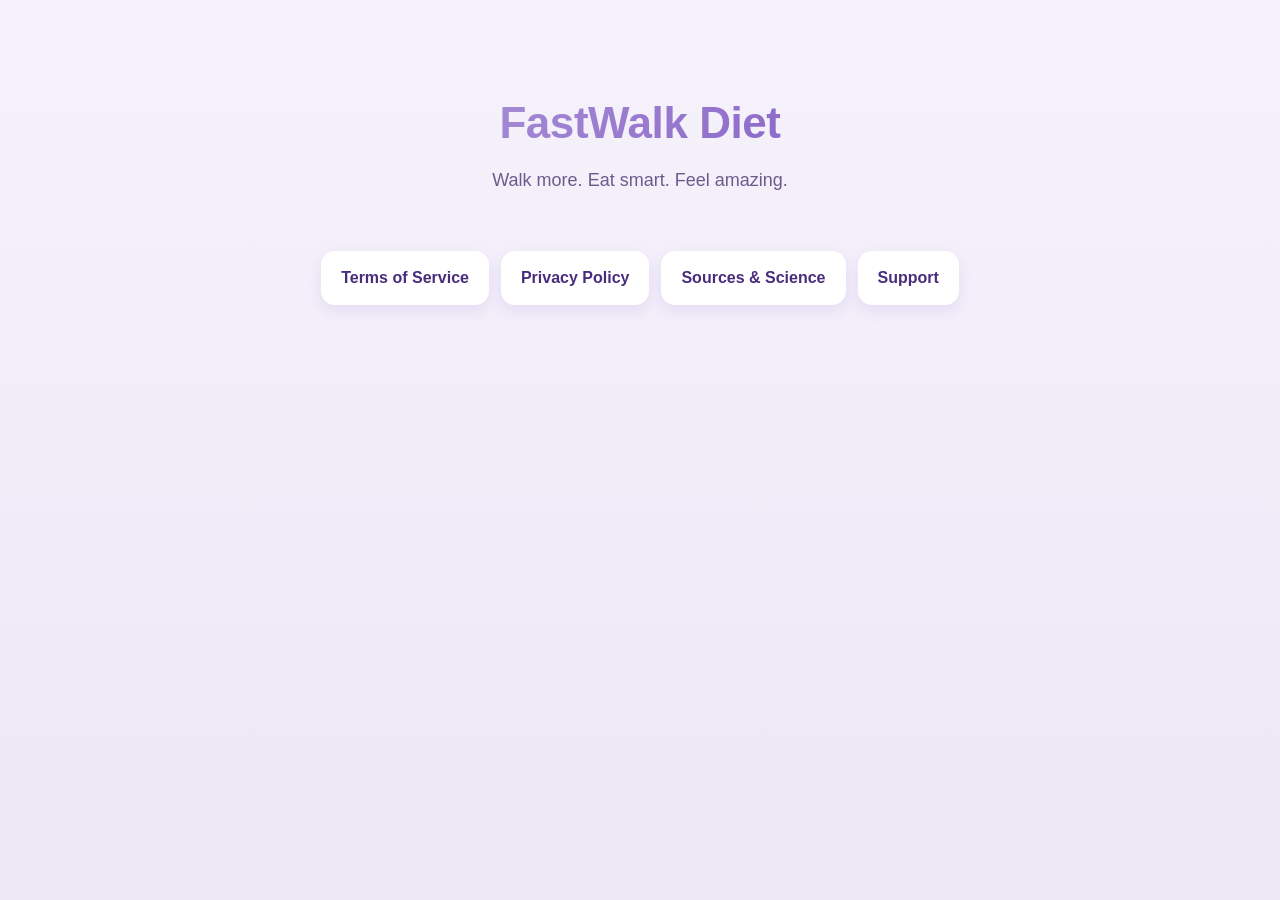
<file: index.html>
<!DOCTYPE html>
<html lang="en">
<head>
<meta charset="UTF-8" />
<meta name="viewport" content="width=device-width, initial-scale=1.0" />
<title>FastWalk Diet — Legal</title>
<link rel="stylesheet" href="style.css" />
</head>
<body>
<main class="container">
  <header class="hero">
    <h1>FastWalk Diet</h1>
    <p class="tagline">Walk more. Eat smart. Feel amazing.</p>
  </header>
  <nav class="links">
    <a href="terms.html">Terms of Service</a>
    <a href="privacy.html">Privacy Policy</a>
    <a href="sources.html">Sources &amp; Science</a>
    <a href="support.html">Support</a>
  </nav>
</main>
</body>
</html>
</file>
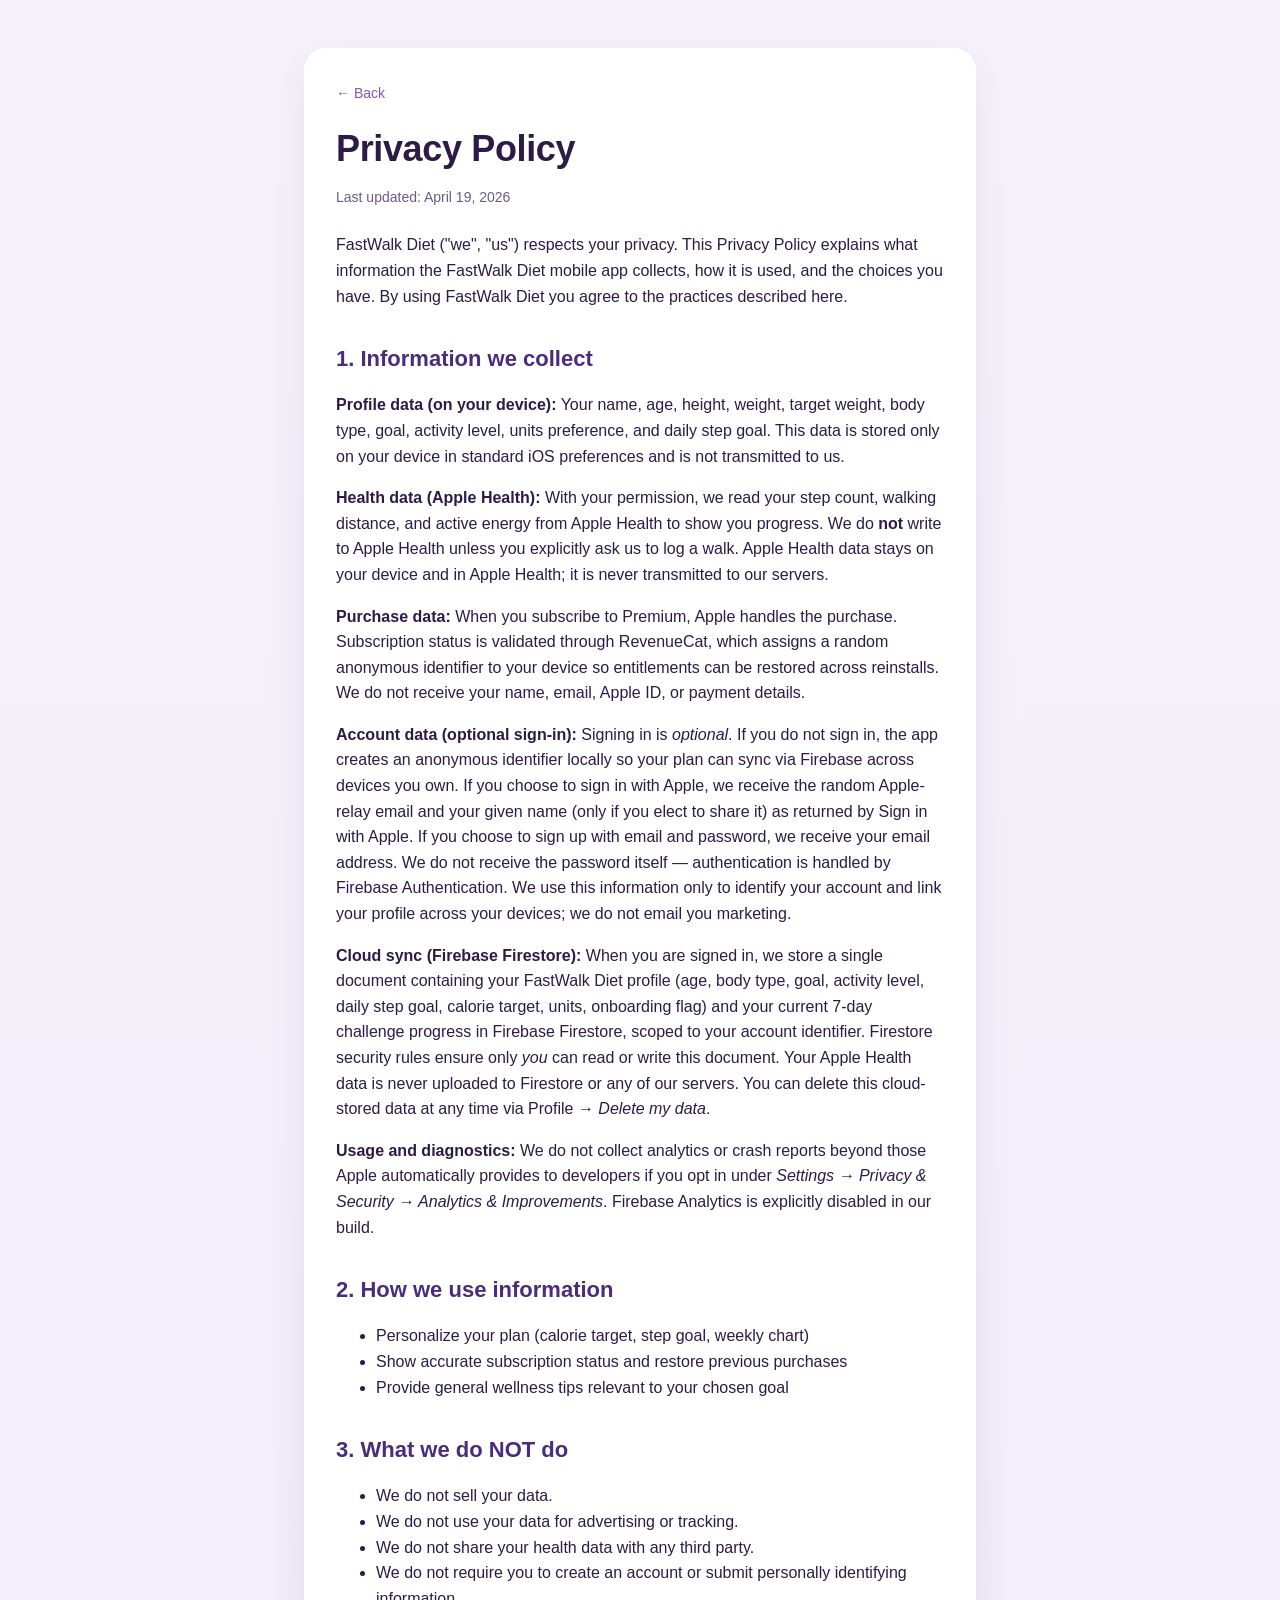
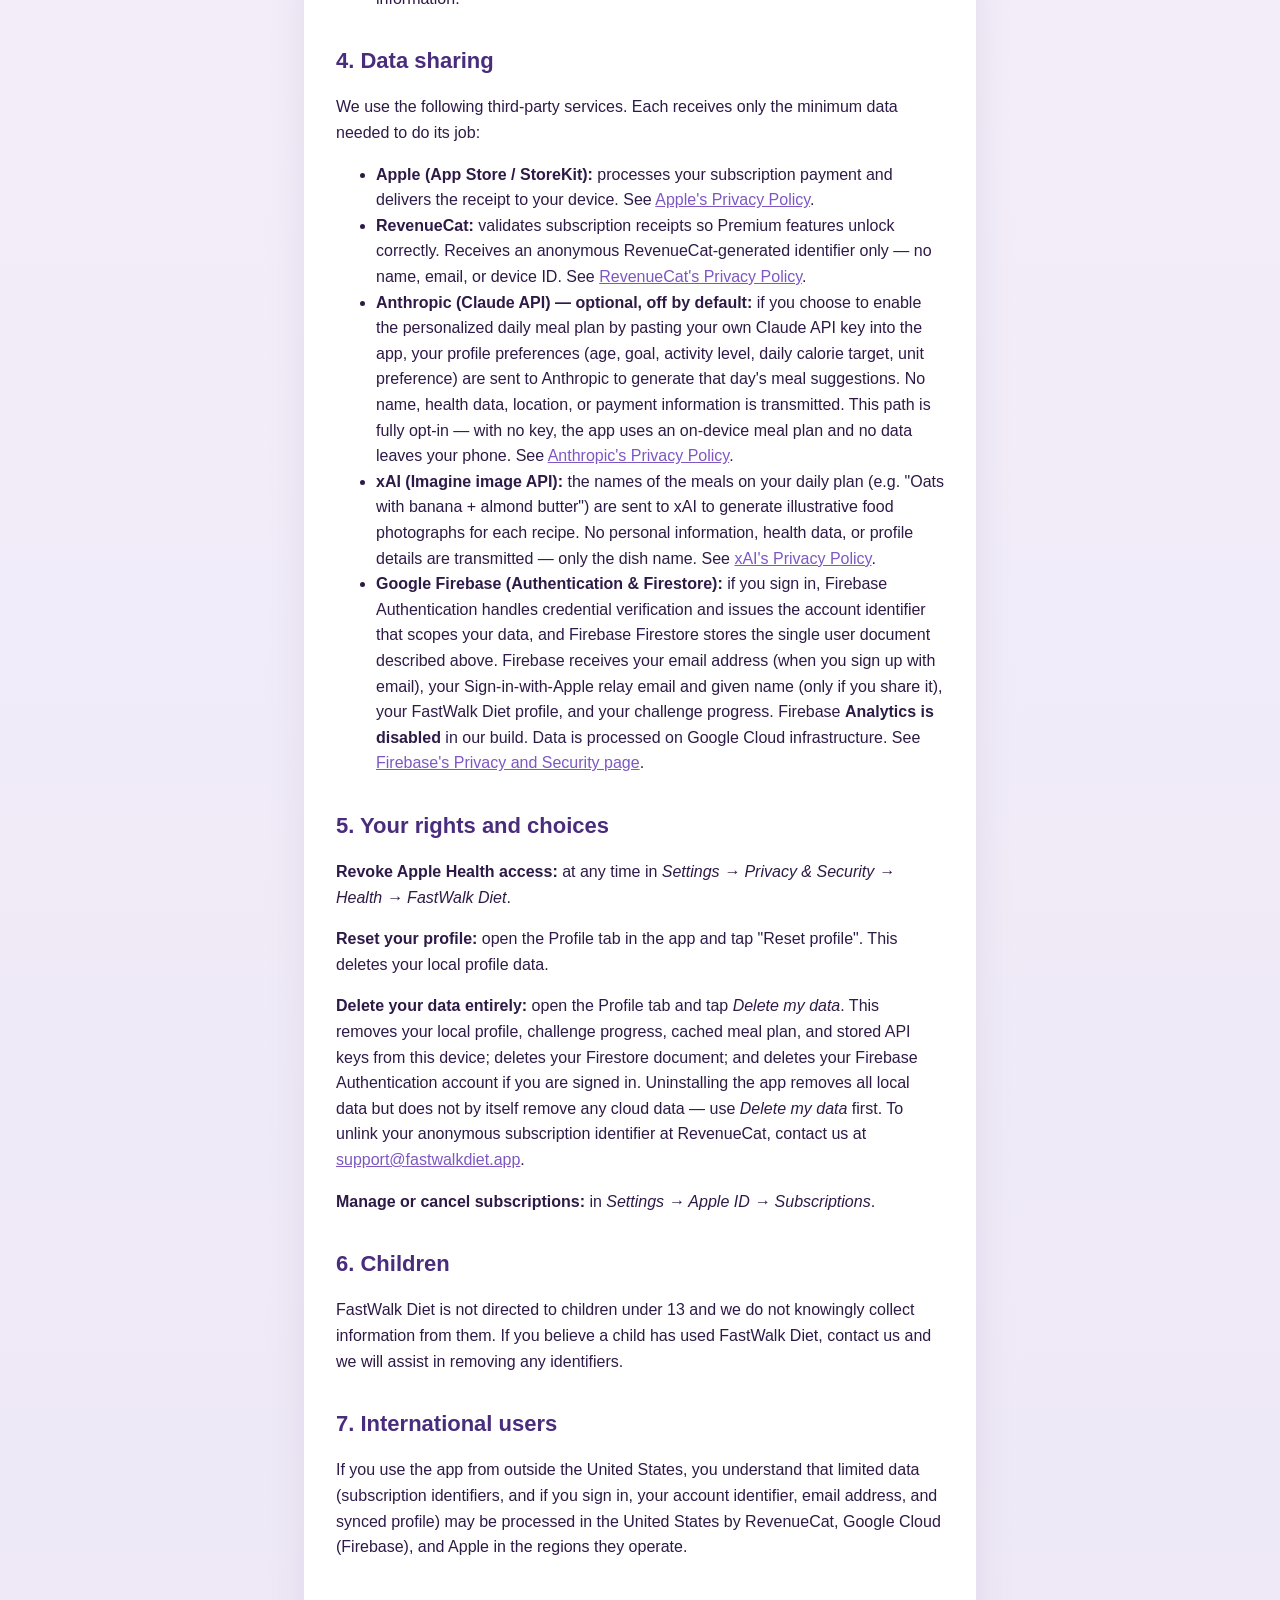
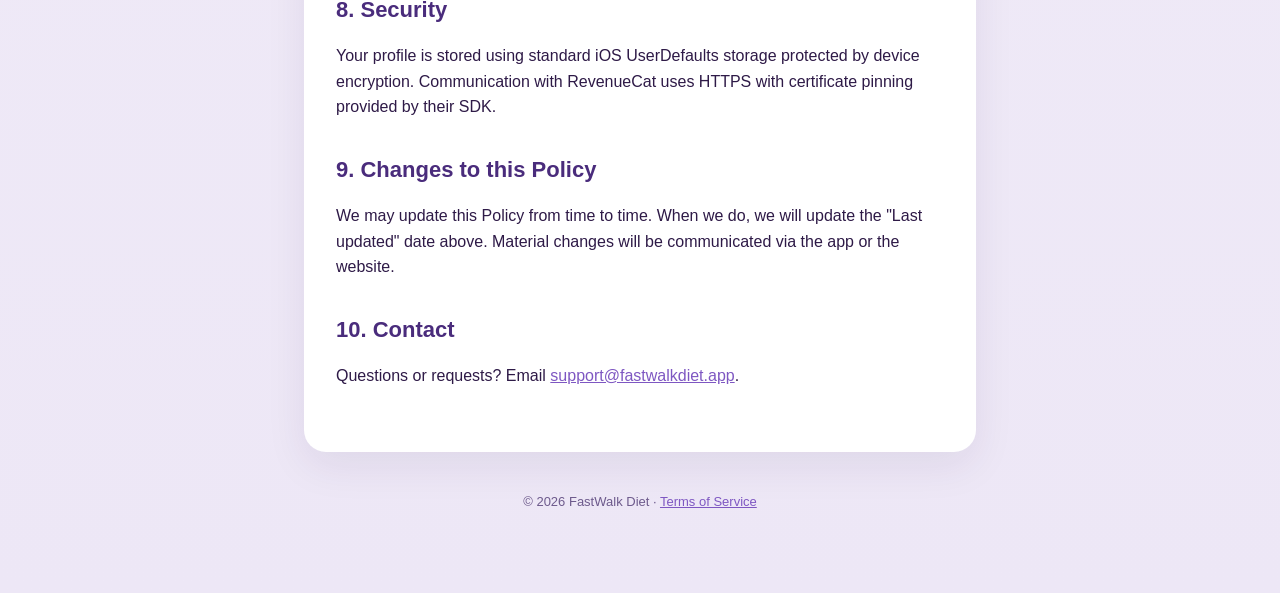
<file: privacy.html>
<!DOCTYPE html>
<html lang="en">
<head>
<meta charset="UTF-8" />
<meta name="viewport" content="width=device-width, initial-scale=1.0" />
<title>Privacy Policy — FastWalk Diet</title>
<link rel="stylesheet" href="style.css" />
</head>
<body>
<main class="container">
<article class="legal-wrap">
<a href="index.html" class="home-link">Back</a>
<h1>Privacy Policy</h1>
<p class="meta">Last updated: April 19, 2026</p>

<p>FastWalk Diet ("we", "us") respects your privacy. This Privacy Policy explains what
information the FastWalk Diet mobile app collects, how it is used, and the choices you
have. By using FastWalk Diet you agree to the practices described here.</p>

<h2>1. Information we collect</h2>
<p><strong>Profile data (on your device):</strong> Your name, age, height, weight, target
weight, body type, goal, activity level, units preference, and daily step goal. This data
is stored only on your device in standard iOS preferences and is not transmitted to us.</p>

<p><strong>Health data (Apple Health):</strong> With your permission, we read your step
count, walking distance, and active energy from Apple Health to show you progress. We
do <strong>not</strong> write to Apple Health unless you explicitly ask us to log a walk.
Apple Health data stays on your device and in Apple Health; it is never transmitted to
our servers.</p>

<p><strong>Purchase data:</strong> When you subscribe to Premium, Apple handles the
purchase. Subscription status is validated through RevenueCat, which assigns a random
anonymous identifier to your device so entitlements can be restored across reinstalls.
We do not receive your name, email, Apple ID, or payment details.</p>

<p><strong>Account data (optional sign-in):</strong> Signing in is <em>optional</em>. If
you do not sign in, the app creates an anonymous identifier locally so your plan can
sync via Firebase across devices you own. If you choose to sign in with Apple, we receive
the random Apple-relay email and your given name (only if you elect to share it) as
returned by Sign in with Apple. If you choose to sign up with email and password, we
receive your email address. We do not receive the password itself — authentication is
handled by Firebase Authentication. We use this information only to identify your account
and link your profile across your devices; we do not email you marketing.</p>

<p><strong>Cloud sync (Firebase Firestore):</strong> When you are signed in, we store a
single document containing your FastWalk Diet profile (age, body type, goal, activity
level, daily step goal, calorie target, units, onboarding flag) and your current 7-day
challenge progress in Firebase Firestore, scoped to your account identifier. Firestore
security rules ensure only <em>you</em> can read or write this document. Your Apple Health
data is never uploaded to Firestore or any of our servers. You can delete this
cloud-stored data at any time via Profile &rarr; <em>Delete my data</em>.</p>

<p><strong>Usage and diagnostics:</strong> We do not collect analytics or crash reports
beyond those Apple automatically provides to developers if you opt in under
<em>Settings → Privacy &amp; Security → Analytics &amp; Improvements</em>. Firebase
Analytics is explicitly disabled in our build.</p>

<h2>2. How we use information</h2>
<ul>
  <li>Personalize your plan (calorie target, step goal, weekly chart)</li>
  <li>Show accurate subscription status and restore previous purchases</li>
  <li>Provide general wellness tips relevant to your chosen goal</li>
</ul>

<h2>3. What we do NOT do</h2>
<ul>
  <li>We do not sell your data.</li>
  <li>We do not use your data for advertising or tracking.</li>
  <li>We do not share your health data with any third party.</li>
  <li>We do not require you to create an account or submit personally identifying
      information.</li>
</ul>

<h2>4. Data sharing</h2>
<p>We use the following third-party services. Each receives only the minimum data needed
to do its job:</p>
<ul>
  <li><strong>Apple (App Store / StoreKit):</strong> processes your subscription payment
      and delivers the receipt to your device. See
      <a href="https://www.apple.com/legal/privacy/" target="_blank" rel="noopener">Apple's
      Privacy Policy</a>.</li>
  <li><strong>RevenueCat:</strong> validates subscription receipts so Premium features
      unlock correctly. Receives an anonymous RevenueCat-generated identifier only —
      no name, email, or device ID. See
      <a href="https://www.revenuecat.com/privacy/" target="_blank" rel="noopener">RevenueCat's
      Privacy Policy</a>.</li>
  <li><strong>Anthropic (Claude API) — optional, off by default:</strong> if you
      choose to enable the personalized daily meal plan by pasting your own Claude
      API key into the app, your profile preferences (age, goal, activity level,
      daily calorie target, unit preference) are sent to Anthropic to generate that
      day's meal suggestions. No name, health data, location, or payment
      information is transmitted. This path is fully opt-in — with no key, the app
      uses an on-device meal plan and no data leaves your phone. See
      <a href="https://www.anthropic.com/legal/privacy" target="_blank" rel="noopener">Anthropic's
      Privacy Policy</a>.</li>
  <li><strong>xAI (Imagine image API):</strong> the names of the meals on your
      daily plan (e.g. "Oats with banana + almond butter") are sent to xAI to
      generate illustrative food photographs for each recipe. No personal
      information, health data, or profile details are transmitted — only the
      dish name. See
      <a href="https://x.ai/legal/privacy-policy" target="_blank" rel="noopener">xAI's
      Privacy Policy</a>.</li>
  <li><strong>Google Firebase (Authentication &amp; Firestore):</strong> if you
      sign in, Firebase Authentication handles credential verification and issues
      the account identifier that scopes your data, and Firebase Firestore stores
      the single user document described above. Firebase receives your email
      address (when you sign up with email), your Sign-in-with-Apple relay email
      and given name (only if you share it), your FastWalk Diet profile, and your
      challenge progress. Firebase <strong>Analytics is disabled</strong> in our
      build. Data is processed on Google Cloud infrastructure. See
      <a href="https://firebase.google.com/support/privacy" target="_blank" rel="noopener">Firebase's
      Privacy and Security page</a>.</li>
</ul>

<h2>5. Your rights and choices</h2>
<p><strong>Revoke Apple Health access:</strong> at any time in
<em>Settings → Privacy &amp; Security → Health → FastWalk Diet</em>.</p>
<p><strong>Reset your profile:</strong> open the Profile tab in the app and tap "Reset
profile". This deletes your local profile data.</p>
<p><strong>Delete your data entirely:</strong> open the Profile tab and tap
<em>Delete my data</em>. This removes your local profile, challenge progress, cached
meal plan, and stored API keys from this device; deletes your Firestore document; and
deletes your Firebase Authentication account if you are signed in. Uninstalling the app
removes all local data but does not by itself remove any cloud data &mdash; use
<em>Delete my data</em> first. To unlink your anonymous subscription identifier at
RevenueCat, contact us at
<a href="mailto:support@fastwalkdiet.app">support@fastwalkdiet.app</a>.</p>
<p><strong>Manage or cancel subscriptions:</strong> in
<em>Settings → Apple ID → Subscriptions</em>.</p>

<h2>6. Children</h2>
<p>FastWalk Diet is not directed to children under 13 and we do not knowingly collect
information from them. If you believe a child has used FastWalk Diet, contact us and we
will assist in removing any identifiers.</p>

<h2>7. International users</h2>
<p>If you use the app from outside the United States, you understand that limited data
(subscription identifiers, and if you sign in, your account identifier, email address,
and synced profile) may be processed in the United States by RevenueCat, Google Cloud
(Firebase), and Apple in the regions they operate.</p>

<h2>8. Security</h2>
<p>Your profile is stored using standard iOS UserDefaults storage protected by device
encryption. Communication with RevenueCat uses HTTPS with certificate pinning provided
by their SDK.</p>

<h2>9. Changes to this Policy</h2>
<p>We may update this Policy from time to time. When we do, we will update the "Last
updated" date above. Material changes will be communicated via the app or the website.</p>

<h2>10. Contact</h2>
<p>Questions or requests? Email
<a href="mailto:support@fastwalkdiet.app">support@fastwalkdiet.app</a>.</p>

</article>

<footer>© 2026 FastWalk Diet · <a href="terms.html">Terms of Service</a></footer>
</main>
</body>
</html>
</file>
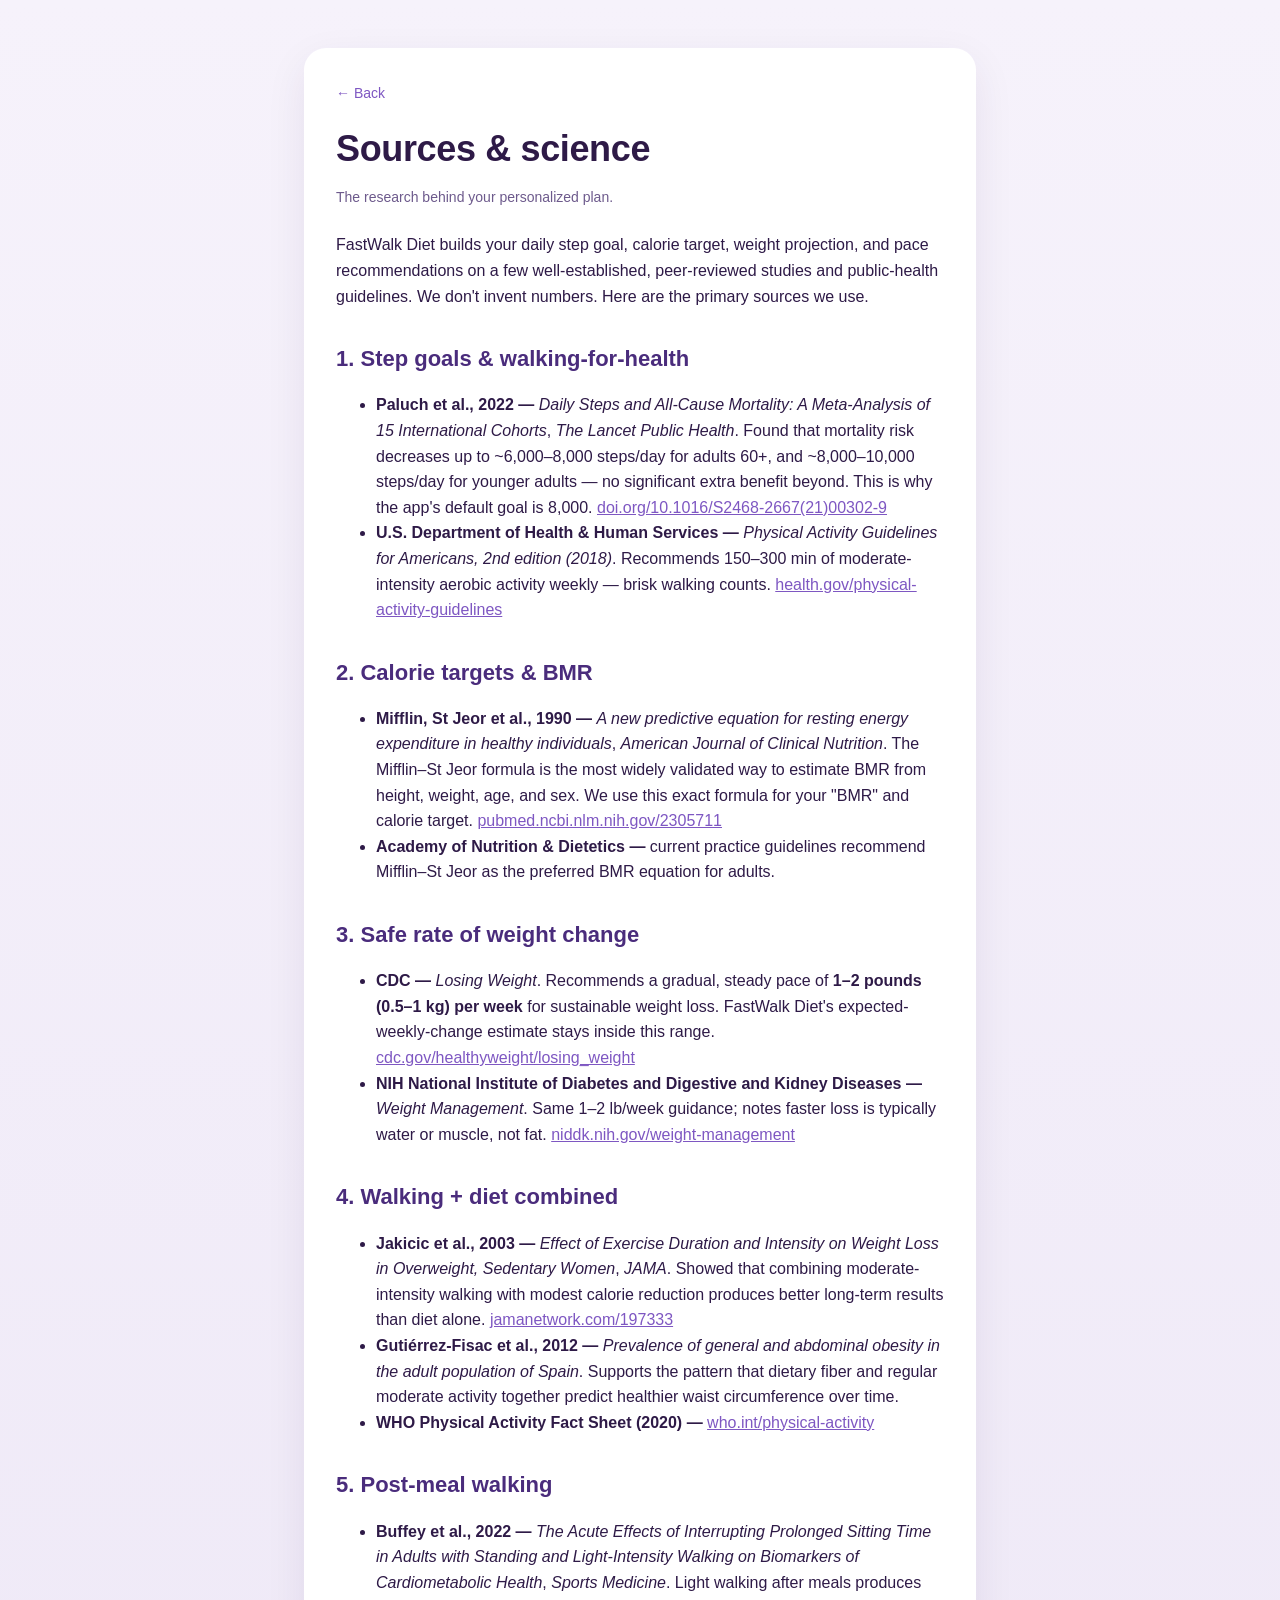
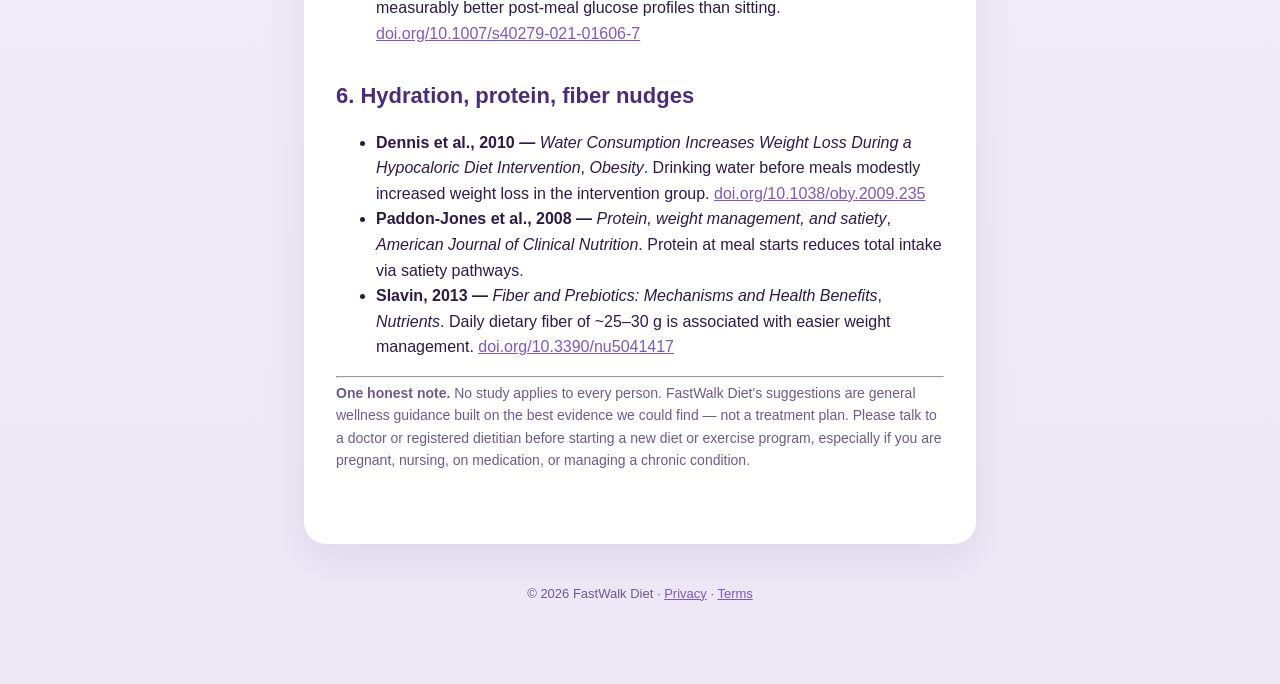
<file: sources.html>
<!DOCTYPE html>
<html lang="en">
<head>
<meta charset="UTF-8" />
<meta name="viewport" content="width=device-width, initial-scale=1.0" />
<title>Sources — FastWalk Diet</title>
<link rel="stylesheet" href="style.css" />
</head>
<body>
<main class="container">
<article class="legal-wrap">
<a href="index.html" class="home-link">Back</a>
<h1>Sources &amp; science</h1>
<p class="meta">The research behind your personalized plan.</p>

<p>FastWalk Diet builds your daily step goal, calorie target, weight projection, and
pace recommendations on a few well-established, peer-reviewed studies and public-health
guidelines. We don't invent numbers. Here are the primary sources we use.</p>

<h2>1. Step goals &amp; walking-for-health</h2>
<ul>
  <li><strong>Paluch et al., 2022 —</strong> <em>Daily Steps and All-Cause Mortality: A
  Meta-Analysis of 15 International Cohorts</em>, <em>The Lancet Public Health</em>.
  Found that mortality risk decreases up to ~6,000–8,000 steps/day for adults 60+, and
  ~8,000–10,000 steps/day for younger adults — no significant extra benefit beyond. This
  is why the app's default goal is 8,000.
  <a href="https://doi.org/10.1016/S2468-2667(21)00302-9" target="_blank" rel="noopener">doi.org/10.1016/S2468-2667(21)00302-9</a></li>

  <li><strong>U.S. Department of Health &amp; Human Services —</strong>
  <em>Physical Activity Guidelines for Americans, 2nd edition (2018)</em>.
  Recommends 150–300 min of moderate-intensity aerobic activity weekly — brisk walking
  counts. <a href="https://health.gov/our-work/nutrition-physical-activity/physical-activity-guidelines"
  target="_blank" rel="noopener">health.gov/physical-activity-guidelines</a></li>
</ul>

<h2>2. Calorie targets &amp; BMR</h2>
<ul>
  <li><strong>Mifflin, St Jeor et al., 1990 —</strong> <em>A new predictive equation
  for resting energy expenditure in healthy individuals</em>,
  <em>American Journal of Clinical Nutrition</em>. The Mifflin–St Jeor formula is the
  most widely validated way to estimate BMR from height, weight, age, and sex. We use
  this exact formula for your "BMR" and calorie target.
  <a href="https://pubmed.ncbi.nlm.nih.gov/2305711/" target="_blank" rel="noopener">pubmed.ncbi.nlm.nih.gov/2305711</a></li>

  <li><strong>Academy of Nutrition &amp; Dietetics —</strong> current practice guidelines
  recommend Mifflin–St Jeor as the preferred BMR equation for adults.</li>
</ul>

<h2>3. Safe rate of weight change</h2>
<ul>
  <li><strong>CDC —</strong> <em>Losing Weight</em>. Recommends a gradual, steady pace
  of <strong>1–2 pounds (0.5–1 kg) per week</strong> for sustainable weight loss.
  FastWalk Diet's expected-weekly-change estimate stays inside this range.
  <a href="https://www.cdc.gov/healthyweight/losing_weight/index.html" target="_blank"
  rel="noopener">cdc.gov/healthyweight/losing_weight</a></li>

  <li><strong>NIH National Institute of Diabetes and Digestive and Kidney Diseases —</strong>
  <em>Weight Management</em>. Same 1–2 lb/week guidance; notes faster loss is
  typically water or muscle, not fat.
  <a href="https://www.niddk.nih.gov/health-information/weight-management"
  target="_blank" rel="noopener">niddk.nih.gov/weight-management</a></li>
</ul>

<h2>4. Walking + diet combined</h2>
<ul>
  <li><strong>Jakicic et al., 2003 —</strong> <em>Effect of Exercise Duration and
  Intensity on Weight Loss in Overweight, Sedentary Women</em>, <em>JAMA</em>. Showed
  that combining moderate-intensity walking with modest calorie reduction produces
  better long-term results than diet alone.
  <a href="https://jamanetwork.com/journals/jama/fullarticle/197333" target="_blank"
  rel="noopener">jamanetwork.com/197333</a></li>

  <li><strong>Gutiérrez-Fisac et al., 2012 —</strong> <em>Prevalence of general and
  abdominal obesity in the adult population of Spain</em>. Supports the pattern that
  dietary fiber and regular moderate activity together predict healthier waist
  circumference over time.</li>

  <li><strong>WHO Physical Activity Fact Sheet (2020) —</strong>
  <a href="https://www.who.int/news-room/fact-sheets/detail/physical-activity"
  target="_blank" rel="noopener">who.int/physical-activity</a></li>
</ul>

<h2>5. Post-meal walking</h2>
<ul>
  <li><strong>Buffey et al., 2022 —</strong> <em>The Acute Effects of Interrupting
  Prolonged Sitting Time in Adults with Standing and Light-Intensity Walking on
  Biomarkers of Cardiometabolic Health</em>, <em>Sports Medicine</em>. Light walking
  after meals produces measurably better post-meal glucose profiles than sitting.
  <a href="https://doi.org/10.1007/s40279-021-01606-7" target="_blank" rel="noopener">doi.org/10.1007/s40279-021-01606-7</a></li>
</ul>

<h2>6. Hydration, protein, fiber nudges</h2>
<ul>
  <li><strong>Dennis et al., 2010 —</strong> <em>Water Consumption Increases Weight
  Loss During a Hypocaloric Diet Intervention</em>, <em>Obesity</em>. Drinking water
  before meals modestly increased weight loss in the intervention group.
  <a href="https://doi.org/10.1038/oby.2009.235" target="_blank" rel="noopener">doi.org/10.1038/oby.2009.235</a></li>

  <li><strong>Paddon-Jones et al., 2008 —</strong> <em>Protein, weight management,
  and satiety</em>, <em>American Journal of Clinical Nutrition</em>. Protein at meal
  starts reduces total intake via satiety pathways.</li>

  <li><strong>Slavin, 2013 —</strong> <em>Fiber and Prebiotics: Mechanisms and Health
  Benefits</em>, <em>Nutrients</em>. Daily dietary fiber of ~25–30 g is associated
  with easier weight management.
  <a href="https://doi.org/10.3390/nu5041417" target="_blank" rel="noopener">doi.org/10.3390/nu5041417</a></li>
</ul>

<hr />

<p class="meta"><strong>One honest note.</strong> No study applies to every person.
FastWalk Diet's suggestions are general wellness guidance built on the best evidence
we could find — not a treatment plan. Please talk to a doctor or registered dietitian
before starting a new diet or exercise program, especially if you are pregnant,
nursing, on medication, or managing a chronic condition.</p>

</article>

<footer>© 2026 FastWalk Diet · <a href="privacy.html">Privacy</a> · <a href="terms.html">Terms</a></footer>
</main>
</body>
</html>
</file>
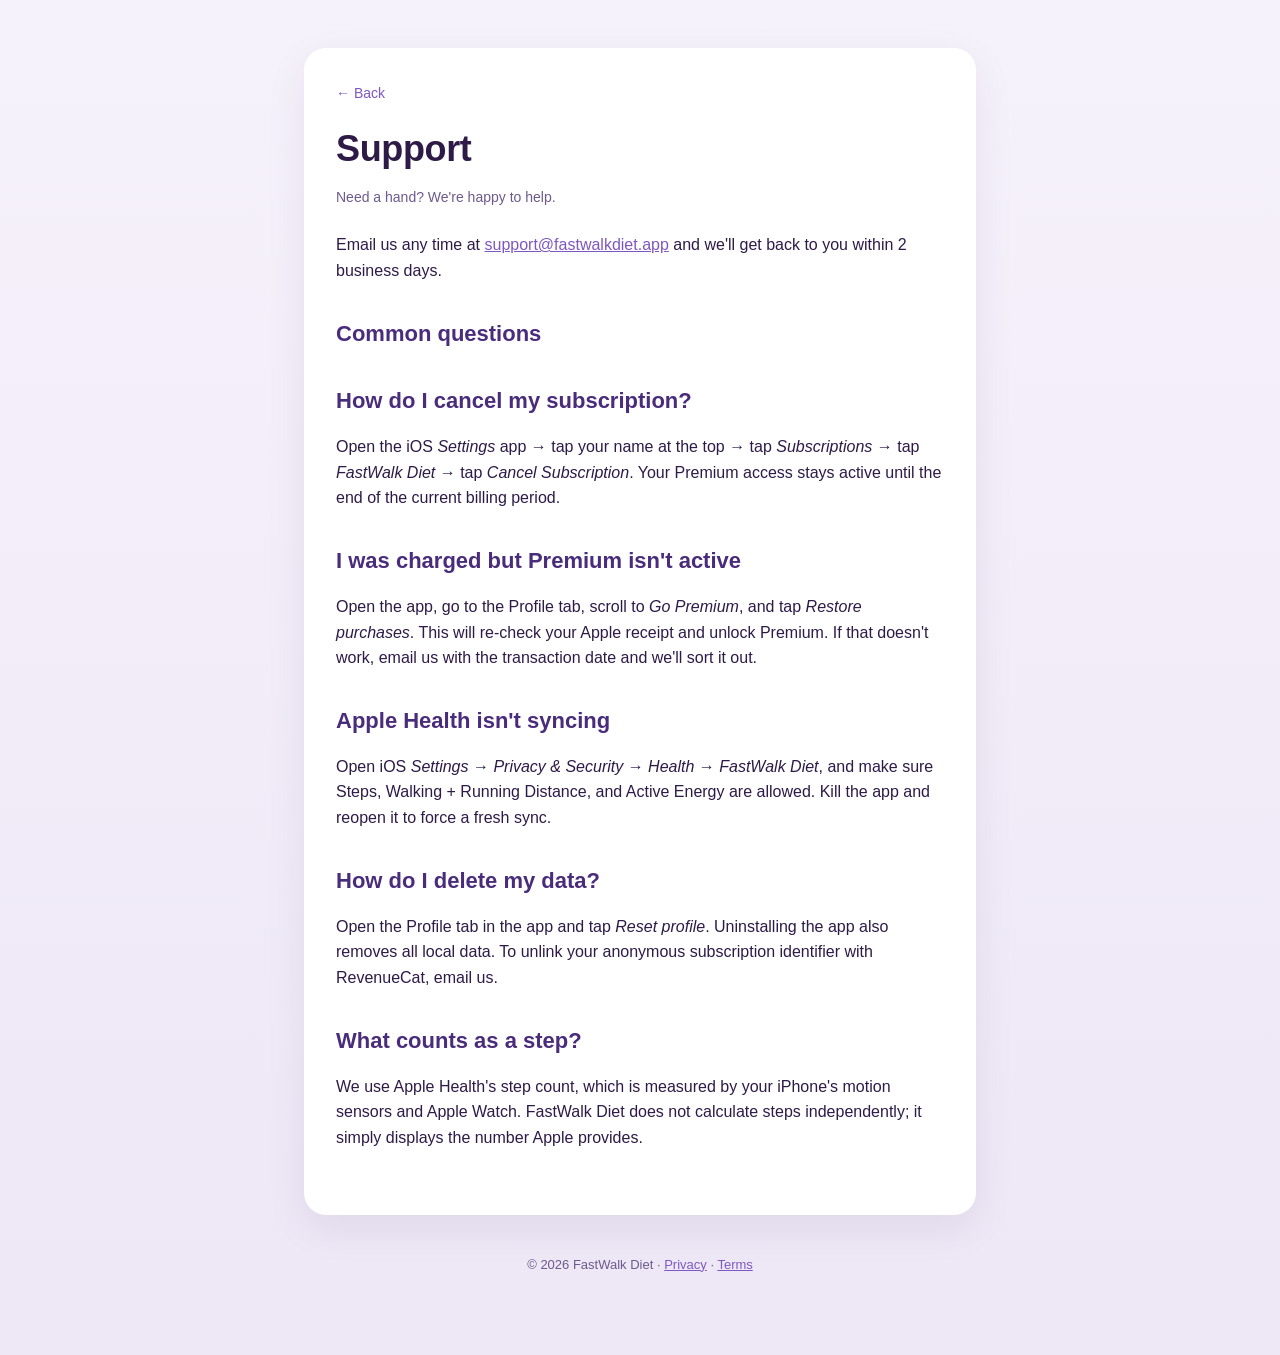
<file: support.html>
<!DOCTYPE html>
<html lang="en">
<head>
<meta charset="UTF-8" />
<meta name="viewport" content="width=device-width, initial-scale=1.0" />
<title>Support — FastWalk Diet</title>
<link rel="stylesheet" href="style.css" />
</head>
<body>
<main class="container">
<article class="legal-wrap">
<a href="index.html" class="home-link">Back</a>
<h1>Support</h1>
<p class="meta">Need a hand? We're happy to help.</p>

<p>Email us any time at
<a href="mailto:support@fastwalkdiet.app">support@fastwalkdiet.app</a> and we'll get
back to you within 2 business days.</p>

<h2>Common questions</h2>

<h2>How do I cancel my subscription?</h2>
<p>Open the iOS <em>Settings</em> app → tap your name at the top → tap
<em>Subscriptions</em> → tap <em>FastWalk Diet</em> → tap <em>Cancel Subscription</em>.
Your Premium access stays active until the end of the current billing period.</p>

<h2>I was charged but Premium isn't active</h2>
<p>Open the app, go to the Profile tab, scroll to <em>Go Premium</em>, and tap
<em>Restore purchases</em>. This will re-check your Apple receipt and unlock Premium.
If that doesn't work, email us with the transaction date and we'll sort it out.</p>

<h2>Apple Health isn't syncing</h2>
<p>Open iOS <em>Settings</em> → <em>Privacy &amp; Security</em> → <em>Health</em> →
<em>FastWalk Diet</em>, and make sure Steps, Walking + Running Distance, and Active
Energy are allowed. Kill the app and reopen it to force a fresh sync.</p>

<h2>How do I delete my data?</h2>
<p>Open the Profile tab in the app and tap <em>Reset profile</em>. Uninstalling the app
also removes all local data. To unlink your anonymous subscription identifier with
RevenueCat, email us.</p>

<h2>What counts as a step?</h2>
<p>We use Apple Health's step count, which is measured by your iPhone's motion
sensors and Apple Watch. FastWalk Diet does not calculate steps independently; it
simply displays the number Apple provides.</p>

</article>

<footer>© 2026 FastWalk Diet · <a href="privacy.html">Privacy</a> · <a href="terms.html">Terms</a></footer>
</main>
</body>
</html>
</file>
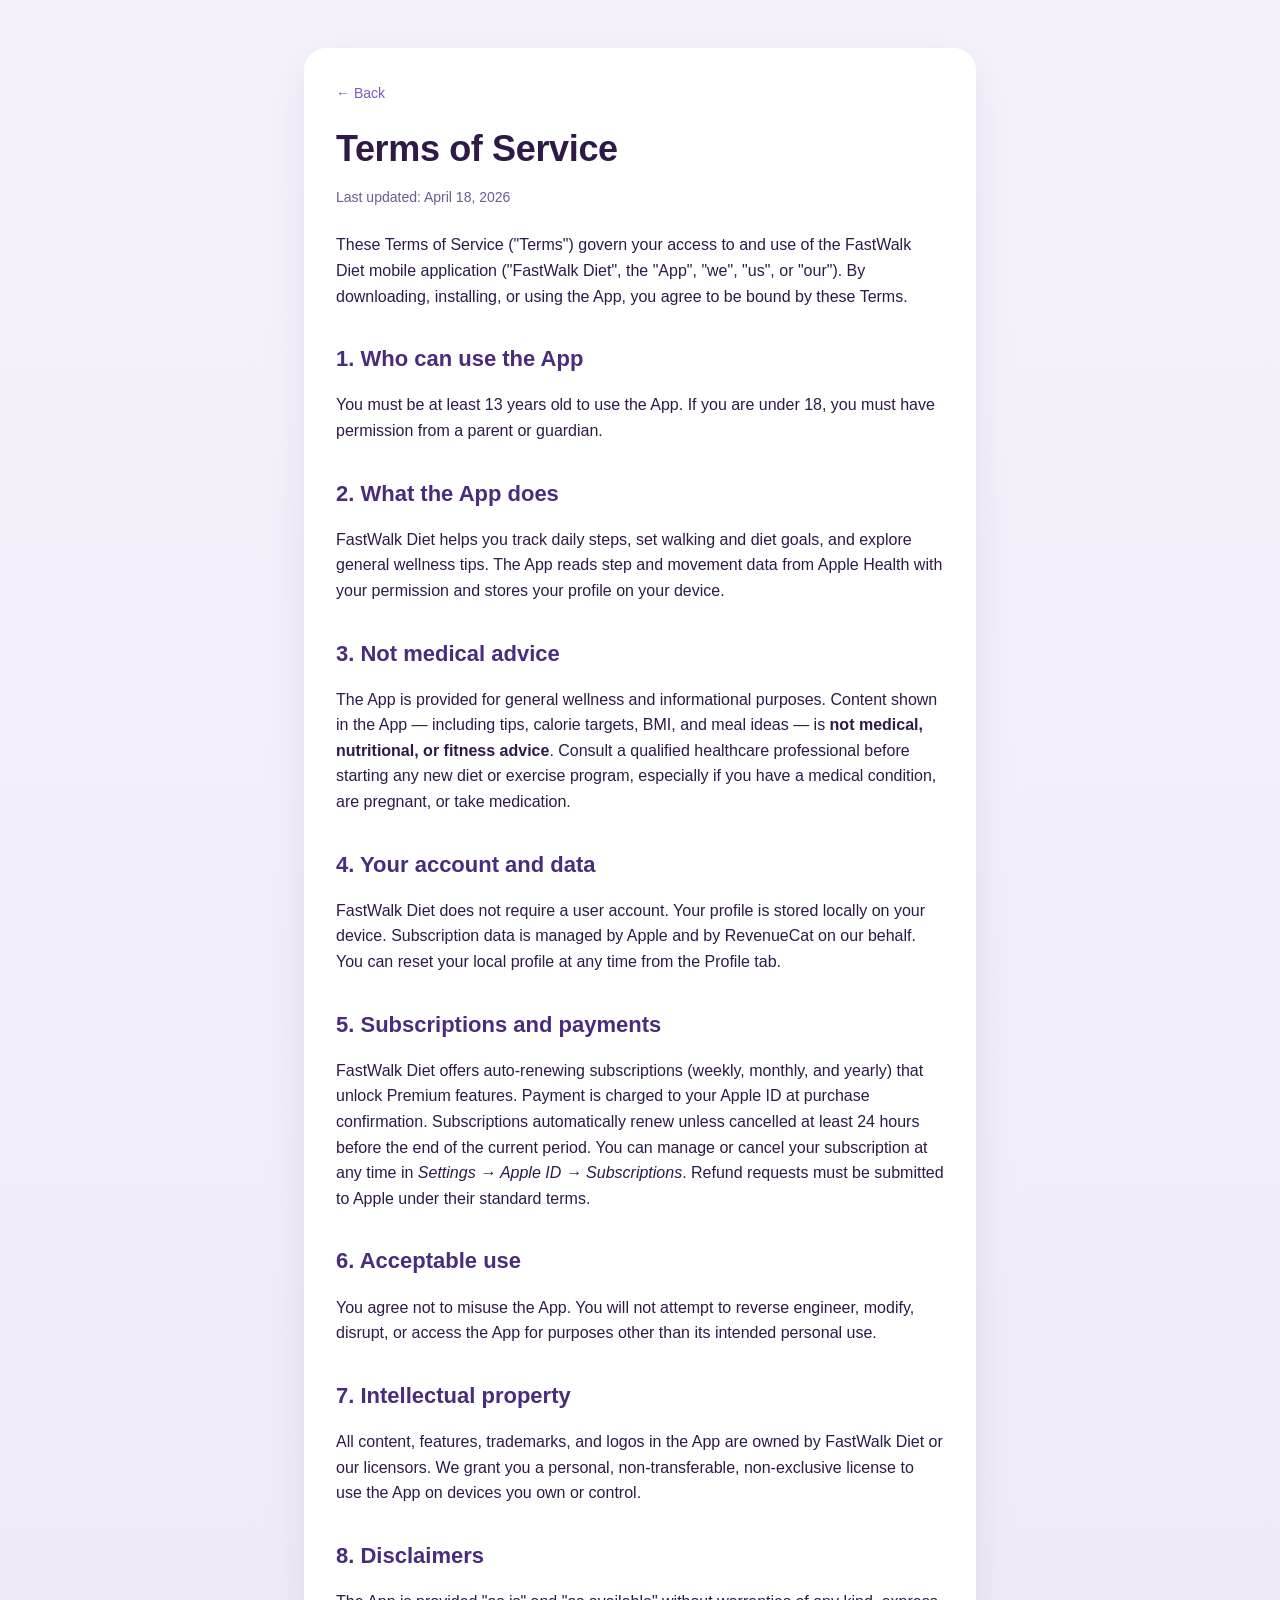
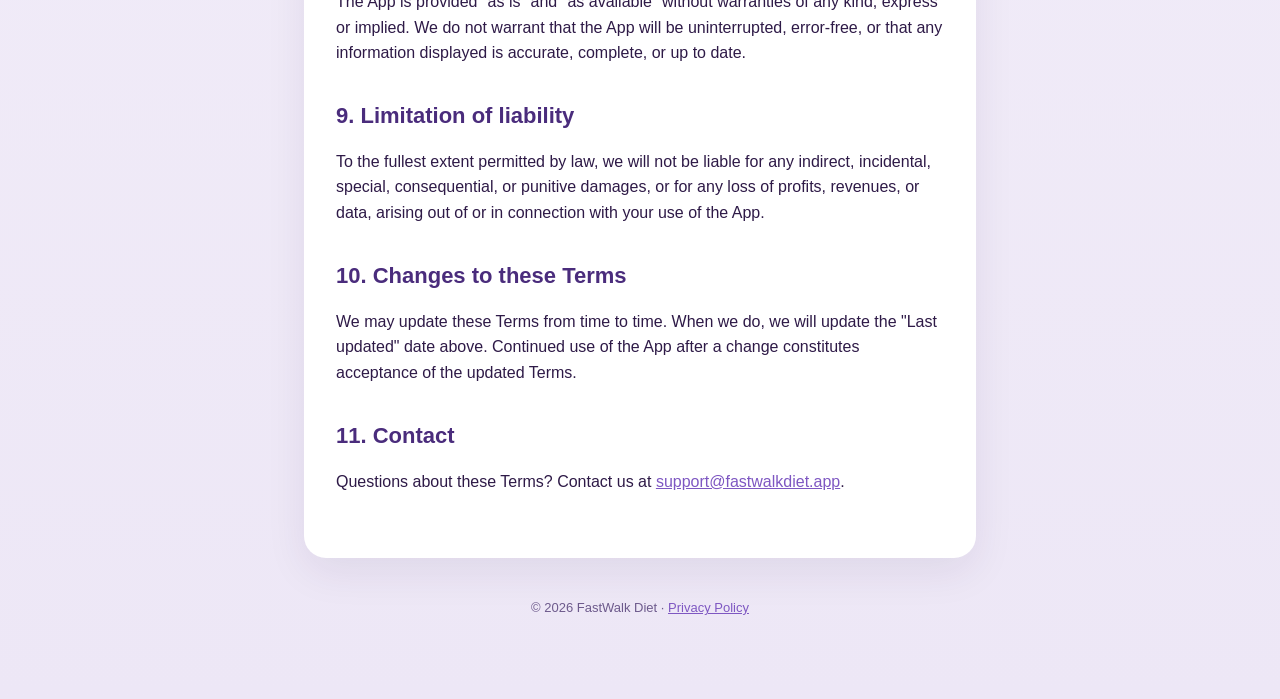
<file: terms.html>
<!DOCTYPE html>
<html lang="en">
<head>
<meta charset="UTF-8" />
<meta name="viewport" content="width=device-width, initial-scale=1.0" />
<title>Terms of Service — FastWalk Diet</title>
<link rel="stylesheet" href="style.css" />
</head>
<body>
<main class="container">
<article class="legal-wrap">
<a href="index.html" class="home-link">Back</a>
<h1>Terms of Service</h1>
<p class="meta">Last updated: April 18, 2026</p>

<p>These Terms of Service ("Terms") govern your access to and use of the FastWalk Diet
mobile application ("FastWalk Diet", the "App", "we", "us", or "our"). By downloading,
installing, or using the App, you agree to be bound by these Terms.</p>

<h2>1. Who can use the App</h2>
<p>You must be at least 13 years old to use the App. If you are under 18, you must have
permission from a parent or guardian.</p>

<h2>2. What the App does</h2>
<p>FastWalk Diet helps you track daily steps, set walking and diet goals, and explore
general wellness tips. The App reads step and movement data from Apple Health with your
permission and stores your profile on your device.</p>

<h2>3. Not medical advice</h2>
<p>The App is provided for general wellness and informational purposes. Content shown in
the App — including tips, calorie targets, BMI, and meal ideas — is <strong>not
medical, nutritional, or fitness advice</strong>. Consult a qualified healthcare
professional before starting any new diet or exercise program, especially if you have
a medical condition, are pregnant, or take medication.</p>

<h2>4. Your account and data</h2>
<p>FastWalk Diet does not require a user account. Your profile is stored locally on your
device. Subscription data is managed by Apple and by RevenueCat on our behalf. You can
reset your local profile at any time from the Profile tab.</p>

<h2>5. Subscriptions and payments</h2>
<p>FastWalk Diet offers auto-renewing subscriptions (weekly, monthly, and yearly) that
unlock Premium features. Payment is charged to your Apple ID at purchase confirmation.
Subscriptions automatically renew unless cancelled at least 24 hours before the end of
the current period. You can manage or cancel your subscription at any time in
<em>Settings → Apple ID → Subscriptions</em>. Refund requests must be submitted to Apple
under their standard terms.</p>

<h2>6. Acceptable use</h2>
<p>You agree not to misuse the App. You will not attempt to reverse engineer, modify,
disrupt, or access the App for purposes other than its intended personal use.</p>

<h2>7. Intellectual property</h2>
<p>All content, features, trademarks, and logos in the App are owned by FastWalk Diet or
our licensors. We grant you a personal, non-transferable, non-exclusive license to use
the App on devices you own or control.</p>

<h2>8. Disclaimers</h2>
<p>The App is provided "as is" and "as available" without warranties of any kind, express
or implied. We do not warrant that the App will be uninterrupted, error-free, or that
any information displayed is accurate, complete, or up to date.</p>

<h2>9. Limitation of liability</h2>
<p>To the fullest extent permitted by law, we will not be liable for any indirect,
incidental, special, consequential, or punitive damages, or for any loss of profits,
revenues, or data, arising out of or in connection with your use of the App.</p>

<h2>10. Changes to these Terms</h2>
<p>We may update these Terms from time to time. When we do, we will update the "Last
updated" date above. Continued use of the App after a change constitutes acceptance of
the updated Terms.</p>

<h2>11. Contact</h2>
<p>Questions about these Terms? Contact us at
<a href="mailto:support@fastwalkdiet.app">support@fastwalkdiet.app</a>.</p>

</article>

<footer>© 2026 FastWalk Diet · <a href="privacy.html">Privacy Policy</a></footer>
</main>
</body>
</html>
</file>
<file: style.css>
:root {
  --bg: #f6f2fb;
  --bg2: #ede7f6;
  --accent: #7e57c2;
  --accent-dark: #4a2c7c;
  --text: #2e1a47;
  --subtext: #6d5a8c;
  --card: #ffffff;
}

* { box-sizing: border-box; }

html, body {
  margin: 0;
  padding: 0;
  font-family: -apple-system, BlinkMacSystemFont, "SF Pro Text", "Segoe UI", Roboto,
               Helvetica, Arial, sans-serif;
  background: linear-gradient(180deg, var(--bg) 0%, var(--bg2) 100%);
  color: var(--text);
  line-height: 1.6;
  min-height: 100vh;
}

.container {
  max-width: 720px;
  margin: 0 auto;
  padding: 48px 24px 80px;
}

.hero { text-align: center; padding: 40px 0 24px; }
.hero h1 {
  margin: 0 0 8px;
  font-size: 44px;
  font-weight: 800;
  letter-spacing: -0.01em;
  background: linear-gradient(135deg, #b39ddb, #7e57c2);
  -webkit-background-clip: text;
  background-clip: text;
  color: transparent;
}
.tagline { color: var(--subtext); font-size: 18px; margin: 0; }

nav.links {
  display: flex;
  flex-wrap: wrap;
  gap: 12px;
  justify-content: center;
  margin-top: 32px;
}
nav.links a {
  background: var(--card);
  color: var(--accent-dark);
  padding: 14px 20px;
  border-radius: 14px;
  text-decoration: none;
  font-weight: 600;
  box-shadow: 0 6px 14px rgba(126, 87, 194, 0.12);
  transition: transform 0.15s, box-shadow 0.15s;
}
nav.links a:hover {
  transform: translateY(-1px);
  box-shadow: 0 10px 20px rgba(126, 87, 194, 0.18);
}

h1 { font-size: 36px; font-weight: 800; letter-spacing: -0.01em; margin: 0 0 12px; color: var(--text); }
h2 { font-size: 22px; margin: 32px 0 8px; color: var(--accent-dark); }
p, li { font-size: 16px; color: var(--text); }
a { color: var(--accent); }

.legal-wrap {
  background: var(--card);
  padding: 32px 32px 48px;
  border-radius: 22px;
  box-shadow: 0 14px 40px rgba(46, 26, 71, 0.08);
}

.meta {
  font-size: 14px;
  color: var(--subtext);
  margin: -4px 0 24px;
}

footer {
  text-align: center;
  font-size: 13px;
  color: var(--subtext);
  margin-top: 40px;
}
footer a { color: var(--accent); }

.home-link {
  display: inline-block;
  color: var(--accent);
  font-size: 14px;
  text-decoration: none;
  margin-bottom: 16px;
}
.home-link::before { content: "← "; }
</file>
